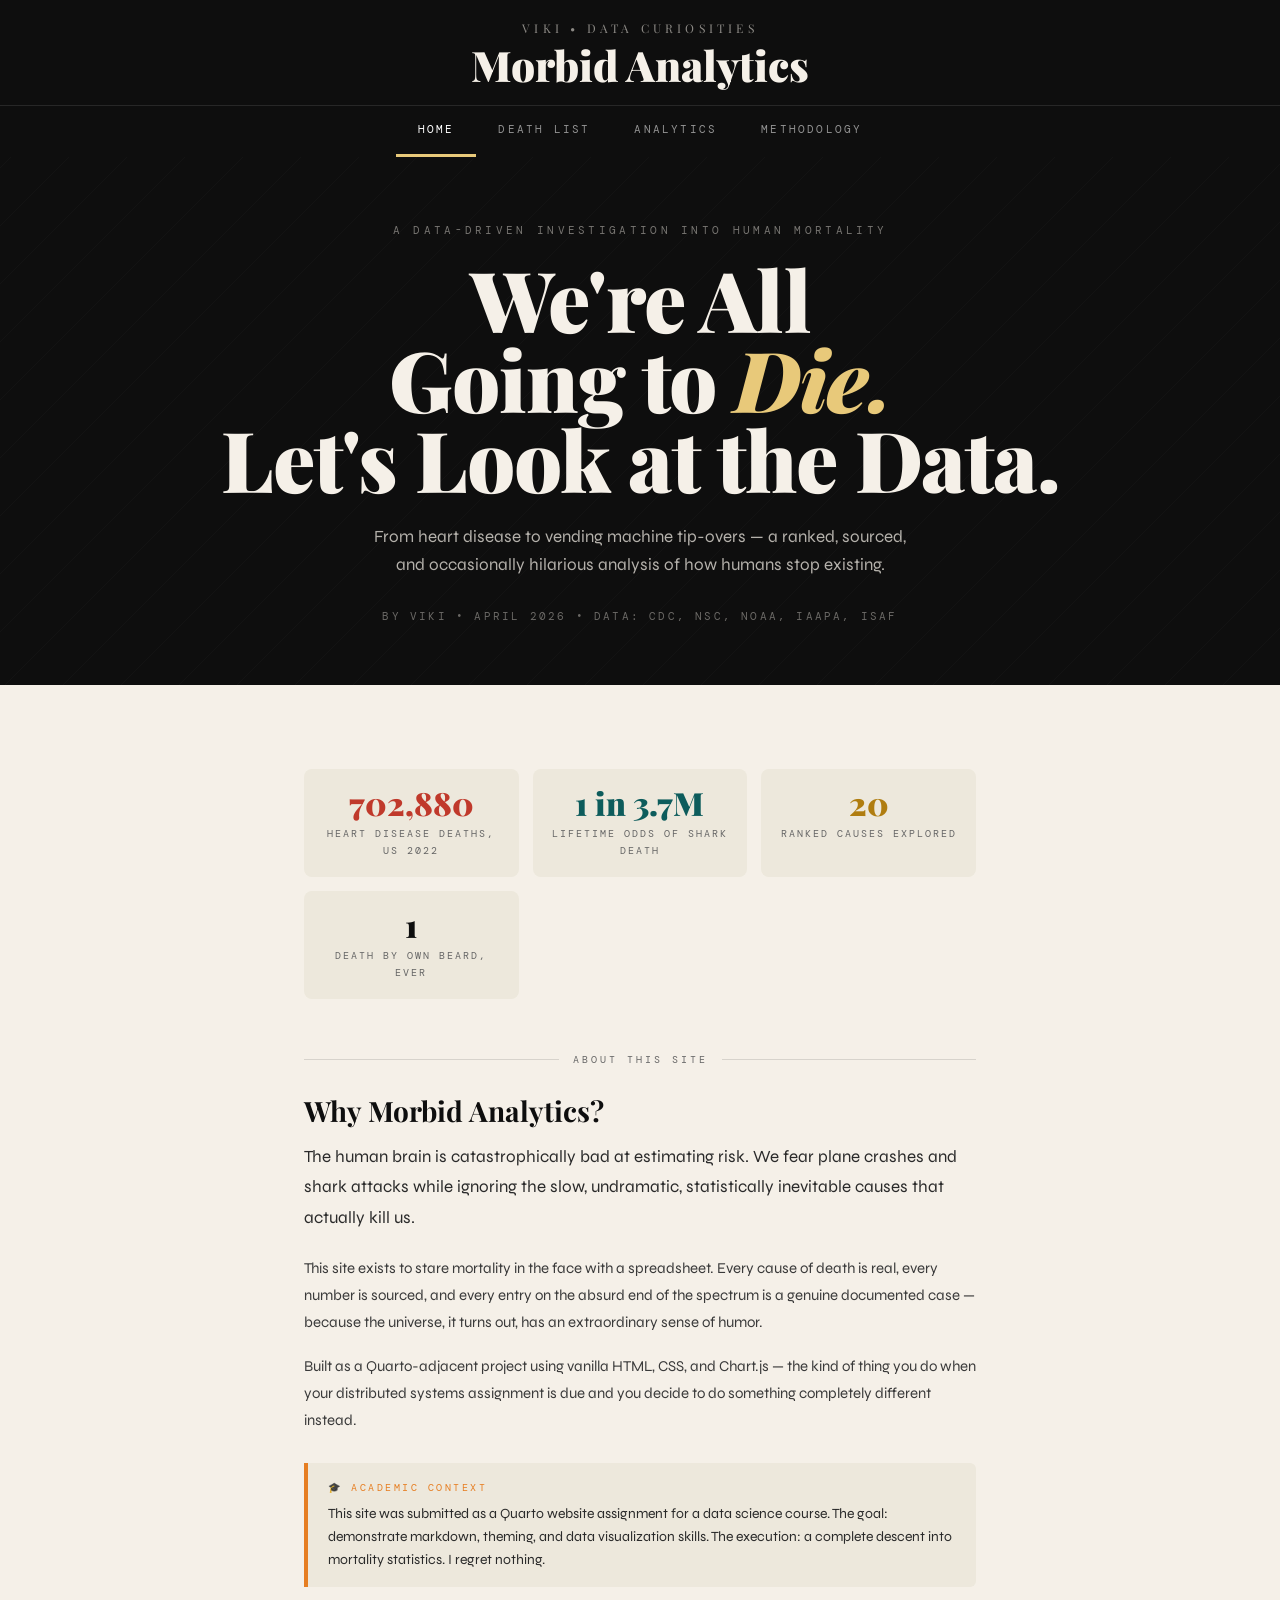
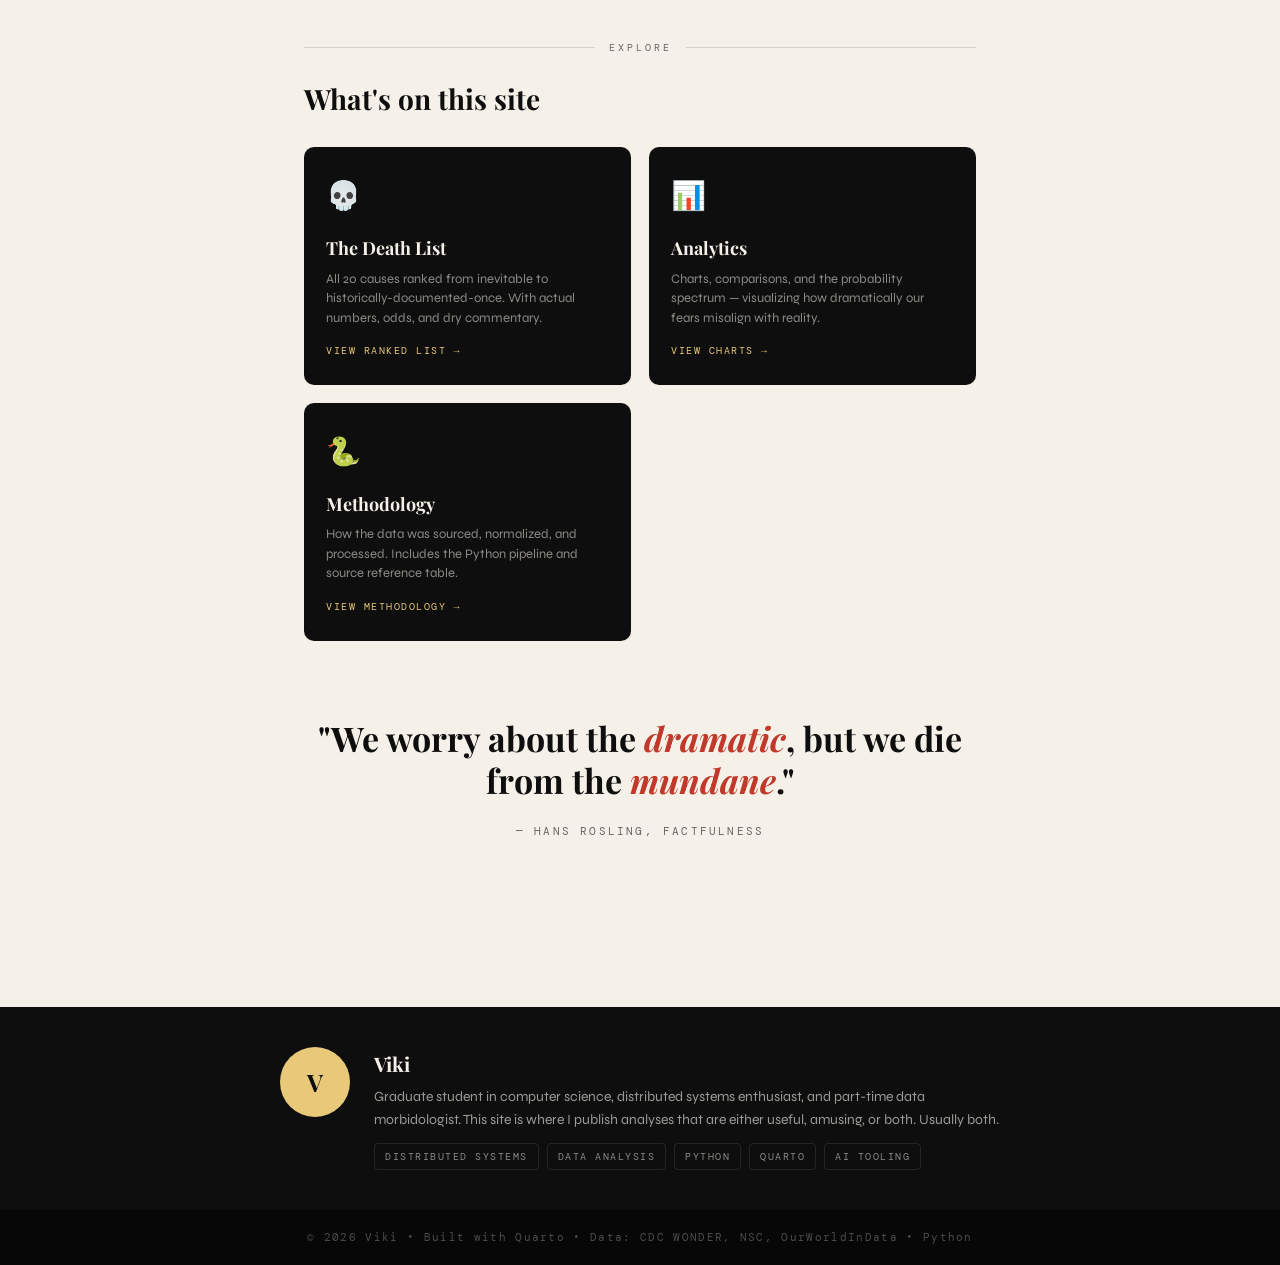
<file: index.html>
<!DOCTYPE html>
<html lang="en">
<head>
<meta charset="UTF-8">
<meta name="viewport" content="width=device-width, initial-scale=1.0">
<title>Morbid Analytics — Viki's Data Curiosities</title>
<link rel="stylesheet" href="css/style.css">
</head>
<body>

<header class="masthead">
  <div class="site-name">Viki &bull; Data Curiosities</div>
  <div class="site-title"><a href="index.html">Morbid Analytics</a></div>
  <nav class="main-nav">
    <a href="index.html" class="active">Home</a>
    <a href="deaths.html">Death List</a>
    <a href="analytics.html">Analytics</a>
    <a href="methodology.html">Methodology</a>
  </nav>
</header>

<section class="hero">
  <div class="hero-eyebrow">A data-driven investigation into human mortality</div>
  <h1>We're All<br>Going to <em>Die.</em><br>Let's Look at the Data.</h1>
  <p class="hero-sub">From heart disease to vending machine tip-overs — a ranked, sourced, and occasionally hilarious analysis of how humans stop existing.</p>
  <div class="hero-meta">By Viki &bull; April 2026 &bull; Data: CDC, NSC, NOAA, IAAPA, ISAF</div>
</section>

<div class="container">

  <div class="stat-grid">
    <div class="stat-card">
      <div class="stat-num red">702,880</div>
      <div class="stat-label">Heart disease deaths, US 2022</div>
    </div>
    <div class="stat-card">
      <div class="stat-num teal">1 in 3.7M</div>
      <div class="stat-label">Lifetime odds of shark death</div>
    </div>
    <div class="stat-card">
      <div class="stat-num amber">20</div>
      <div class="stat-label">Ranked causes explored</div>
    </div>
    <div class="stat-card">
      <div class="stat-num">1</div>
      <div class="stat-label">Death by own beard, ever</div>
    </div>
  </div>

  <div class="section-rule"><span class="section-label">About this site</span></div>
  <h2 class="section-head">Why Morbid Analytics?</h2>
  <p class="lead">The human brain is catastrophically bad at estimating risk. We fear plane crashes and shark attacks while ignoring the slow, undramatic, statistically inevitable causes that actually kill us.</p>
  <p class="body">This site exists to stare mortality in the face with a spreadsheet. Every cause of death is real, every number is sourced, and every entry on the absurd end of the spectrum is a genuine documented case — because the universe, it turns out, has an extraordinary sense of humor.</p>
  <p class="body">Built as a Quarto-adjacent project using vanilla HTML, CSS, and Chart.js — the kind of thing you do when your distributed systems assignment is due and you decide to do something completely different instead.</p>

  <div class="callout amber">
    <div class="callout-label">🎓 Academic context</div>
    <p>This site was submitted as a Quarto website assignment for a data science course. The goal: demonstrate markdown, theming, and data visualization skills. The execution: a complete descent into mortality statistics. I regret nothing.</p>
  </div>

  <div class="section-rule"><span class="section-label">Explore</span></div>
  <h2 class="section-head">What's on this site</h2>

  <div class="page-cards">
    <a href="deaths.html" class="page-card">
      <div class="page-card-icon">💀</div>
      <div class="page-card-title">The Death List</div>
      <div class="page-card-desc">All 20 causes ranked from inevitable to historically-documented-once. With actual numbers, odds, and dry commentary.</div>
      <span class="page-card-link">View ranked list →</span>
    </a>
    <a href="analytics.html" class="page-card">
      <div class="page-card-icon">📊</div>
      <div class="page-card-title">Analytics</div>
      <div class="page-card-desc">Charts, comparisons, and the probability spectrum — visualizing how dramatically our fears misalign with reality.</div>
      <span class="page-card-link">View charts →</span>
    </a>
    <a href="methodology.html" class="page-card">
      <div class="page-card-icon">🐍</div>
      <div class="page-card-title">Methodology</div>
      <div class="page-card-desc">How the data was sourced, normalized, and processed. Includes the Python pipeline and source reference table.</div>
      <span class="page-card-link">View methodology →</span>
    </a>
  </div>

  <div class="big-quote">
    <blockquote>"We worry about the <em>dramatic</em>, but we die from the <em>mundane</em>."</blockquote>
    <cite>— Hans Rosling, Factfulness</cite>
  </div>

</div>

<section class="about-strip">
  <div class="about-inner">
    <div class="avatar">V</div>
    <div>
      <div class="about-name">Viki</div>
      <p class="about-bio">Graduate student in computer science, distributed systems enthusiast, and part-time data morbidologist. This site is where I publish analyses that are either useful, amusing, or both. Usually both.</p>
      <div class="about-tags">
        <span class="tag">Distributed Systems</span>
        <span class="tag">Data Analysis</span>
        <span class="tag">Python</span>
        <span class="tag">Quarto</span>
        <span class="tag">AI Tooling</span>
      </div>
    </div>
  </div>
</section>

<footer>
  &copy; 2026 Viki &bull; Built with Quarto &bull; Data: CDC WONDER, NSC, OurWorldInData &bull; Python
</footer>

</body>
</html>
</file>
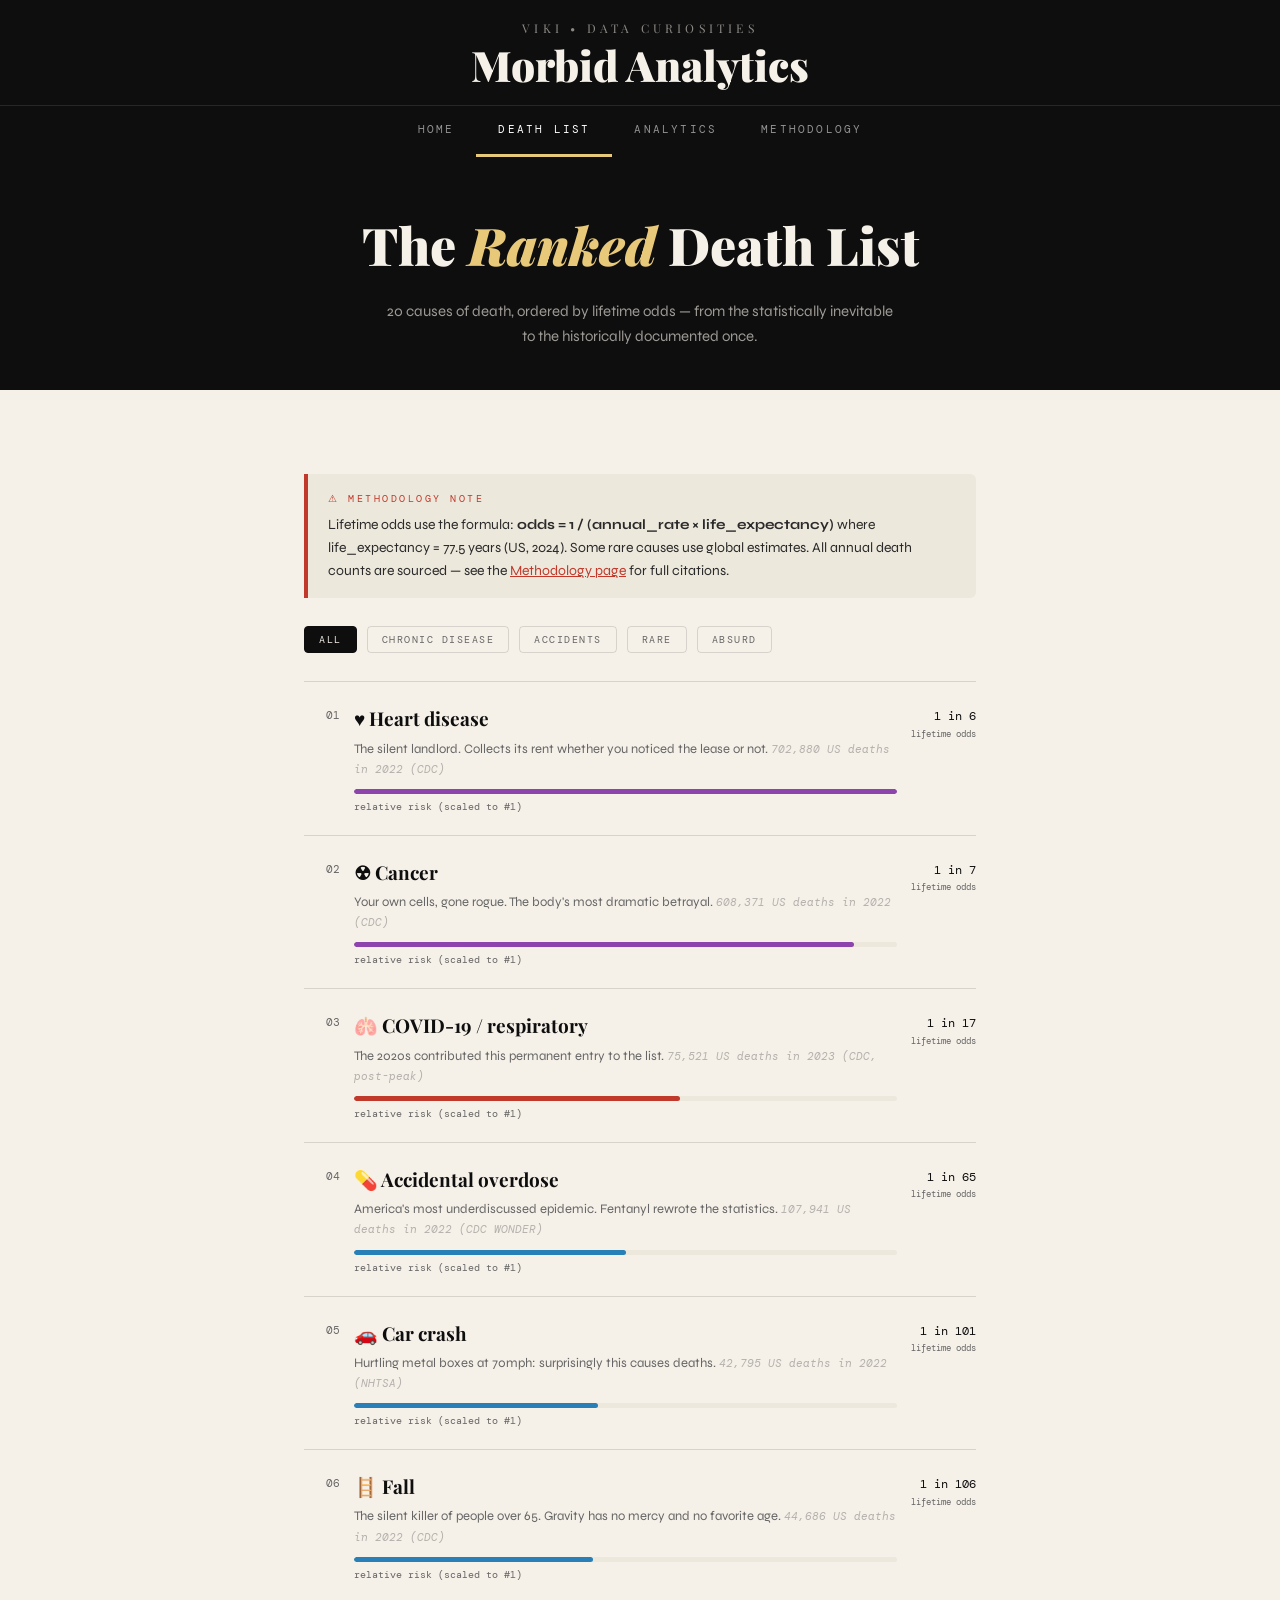
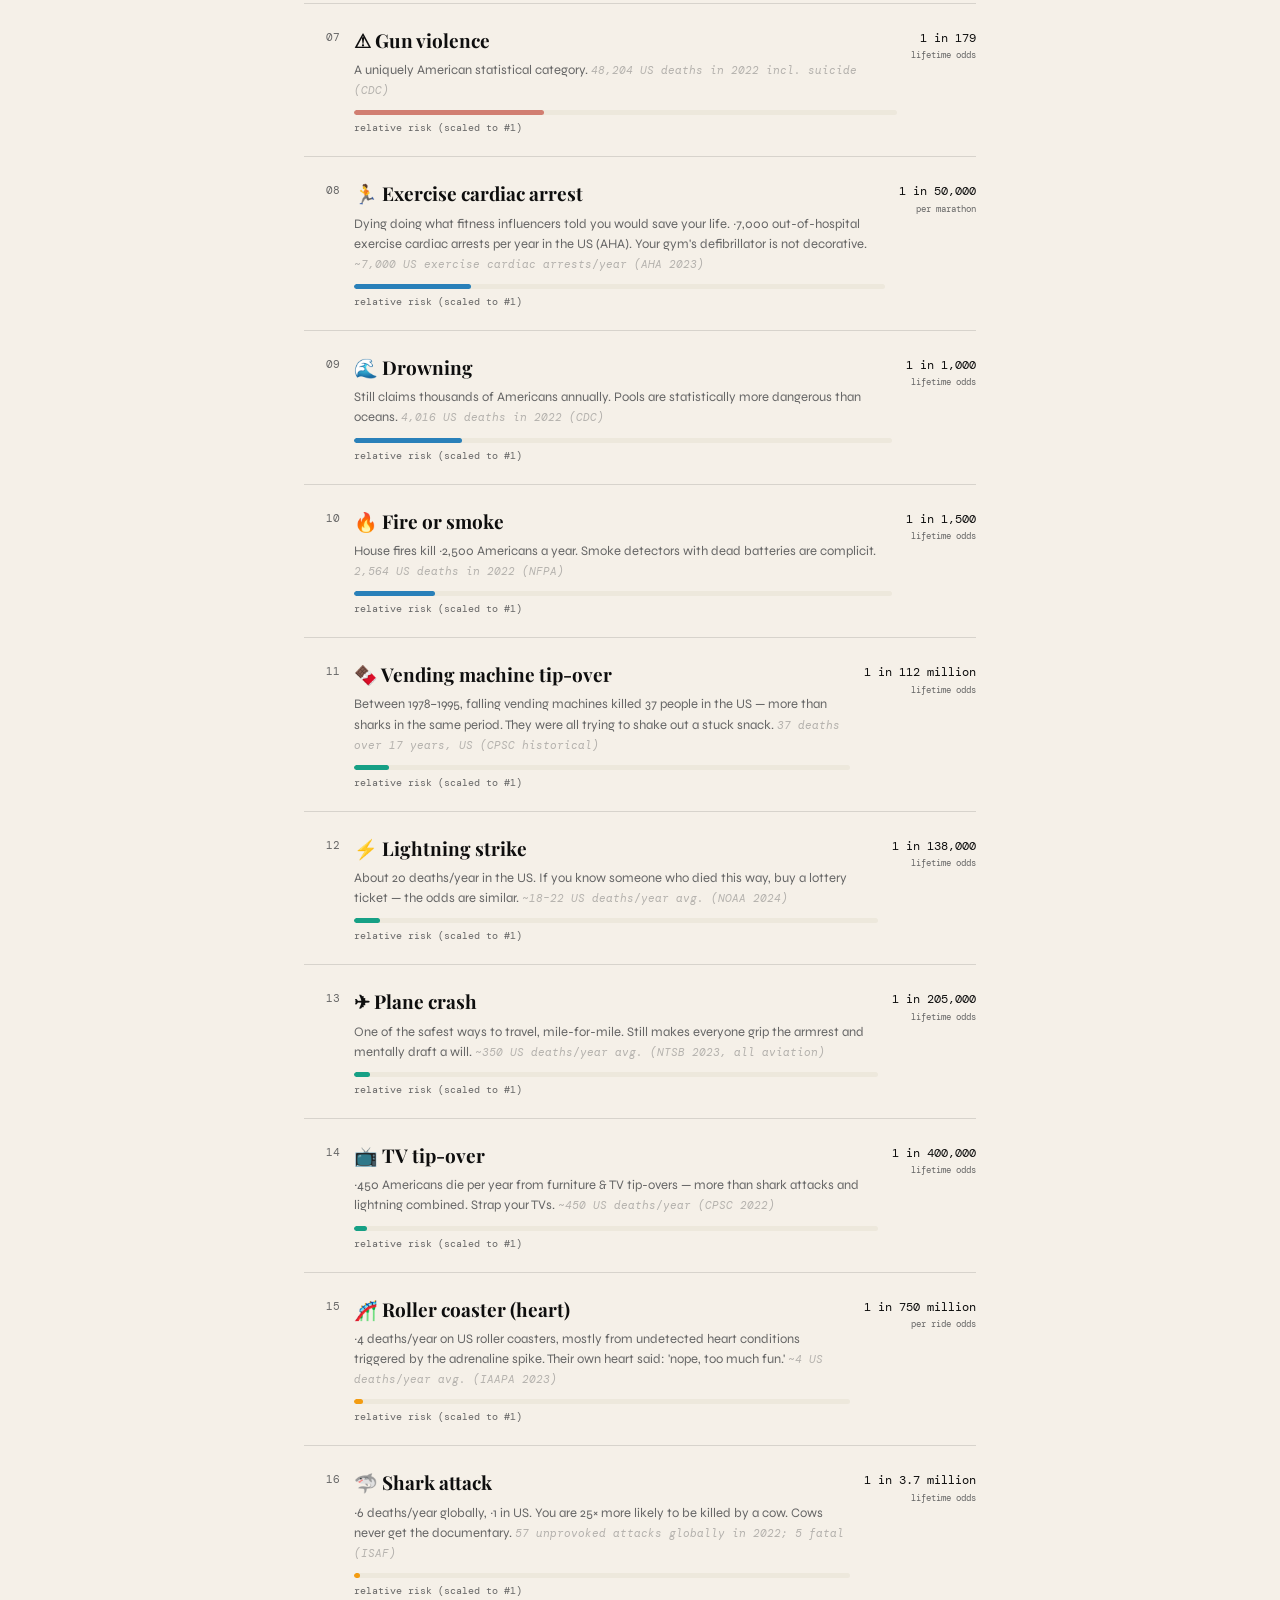
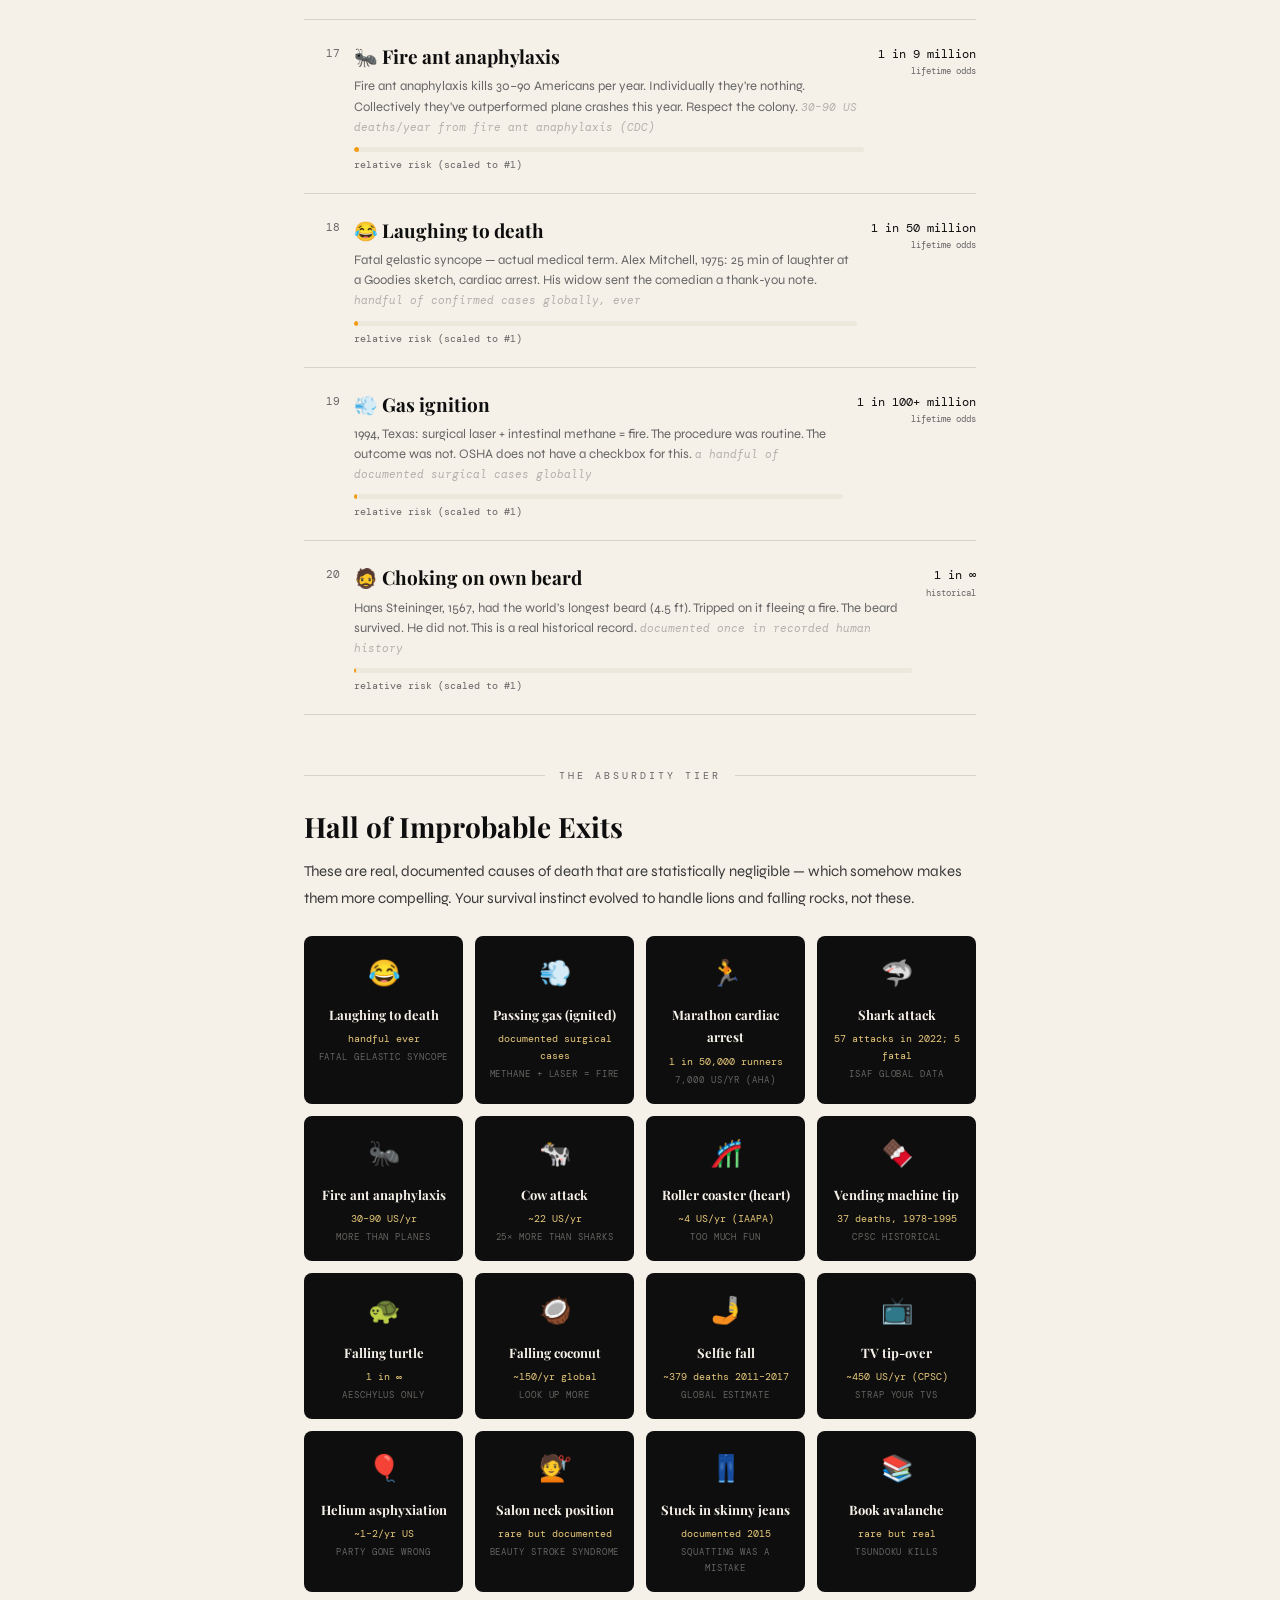
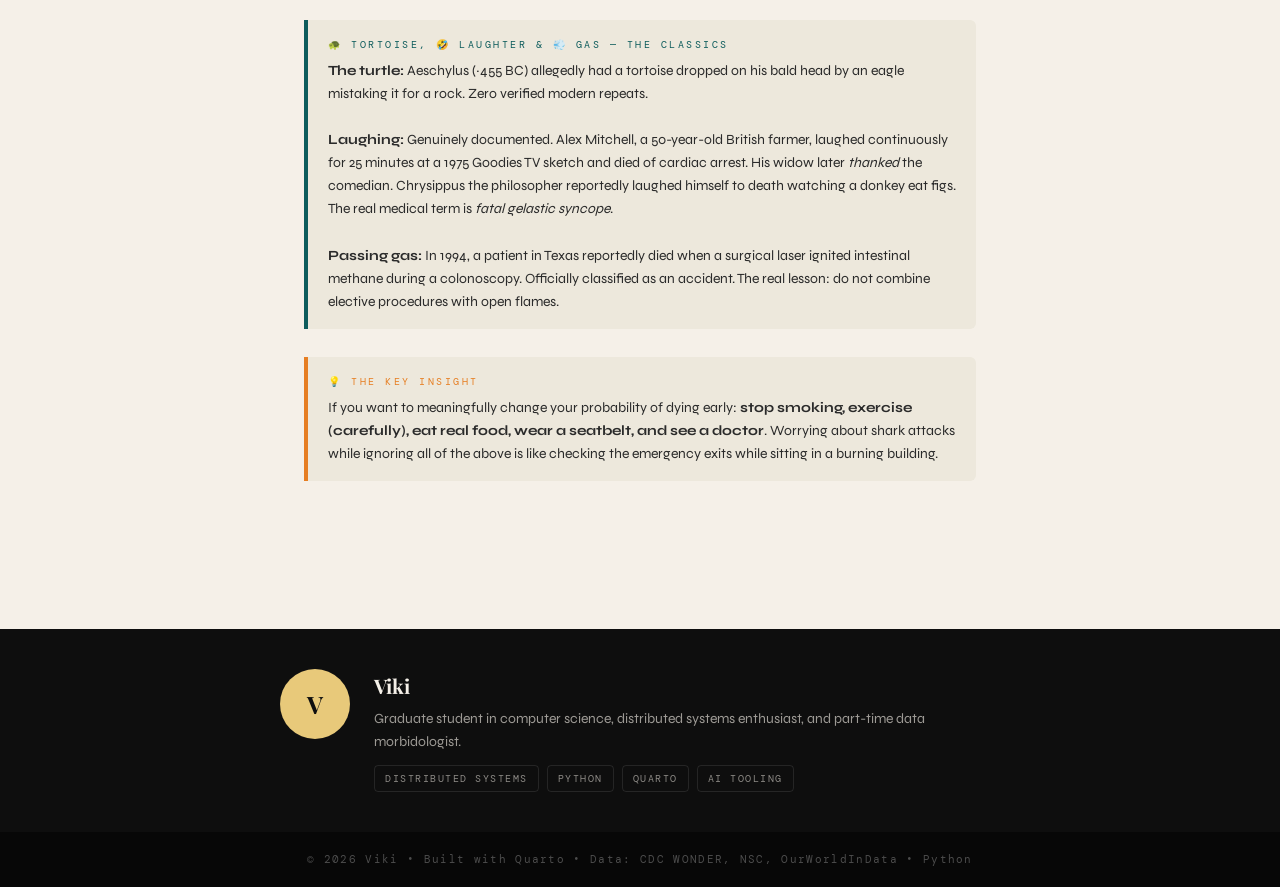
<file: deaths.html>
<!DOCTYPE html>
<html lang="en">
<head>
<meta charset="UTF-8">
<meta name="viewport" content="width=device-width, initial-scale=1.0">
<title>The Death List — Morbid Analytics</title>
<link rel="stylesheet" href="css/style.css">
</head>
<body>

<header class="masthead">
  <div class="site-name">Viki &bull; Data Curiosities</div>
  <div class="site-title"><a href="index.html">Morbid Analytics</a></div>
  <nav class="main-nav">
    <a href="index.html">Home</a>
    <a href="deaths.html" class="active">Death List</a>
    <a href="analytics.html">Analytics</a>
    <a href="methodology.html">Methodology</a>
  </nav>
</header>

<div class="page-header">
  <h1>The <em>Ranked</em> Death List</h1>
  <p>20 causes of death, ordered by lifetime odds — from the statistically inevitable to the historically documented once.</p>
</div>

<div class="container">

  <div class="callout red">
    <div class="callout-label">⚠ Methodology note</div>
    <p>Lifetime odds use the formula: <strong>odds = 1 / (annual_rate × life_expectancy)</strong> where life_expectancy = 77.5 years (US, 2024). Some rare causes use global estimates. All annual death counts are sourced — see the <a href="methodology.html" style="color:var(--red)">Methodology page</a> for full citations.</p>
  </div>

  <!-- FILTER CONTROLS -->
  <div style="display:flex; gap:10px; flex-wrap:wrap; margin: 24px 0 8px;">
    <button class="filter-btn active" data-cat="all">All</button>
    <button class="filter-btn" data-cat="cat-chronic">Chronic disease</button>
    <button class="filter-btn" data-cat="cat-accident">Accidents</button>
    <button class="filter-btn" data-cat="cat-rare">Rare</button>
    <button class="filter-btn" data-cat="cat-absurd">Absurd</button>
  </div>

  <style>
    .filter-btn {
      font-family: 'DM Mono', monospace;
      font-size: 10px;
      letter-spacing: 0.15em;
      text-transform: uppercase;
      border: 1px solid var(--rule);
      background: transparent;
      color: var(--muted);
      padding: 6px 14px;
      border-radius: 4px;
      cursor: pointer;
      transition: all 0.15s;
    }
    .filter-btn:hover { background: var(--cream2); color: var(--ink); }
    .filter-btn.active { background: var(--ink); color: var(--cream); border-color: var(--ink); }
    .death-item.hidden { display: none; }
  </style>

  <div class="death-list" id="death-list"></div>

  <div class="section-rule"><span class="section-label">The absurdity tier</span></div>
  <h2 class="section-head">Hall of Improbable Exits</h2>
  <p class="body">These are real, documented causes of death that are statistically negligible — which somehow makes them more compelling. Your survival instinct evolved to handle lions and falling rocks, not these.</p>

  <div class="absurd-grid" id="absurd-grid"></div>

  <div class="callout teal">
    <div class="callout-label">🐢 Tortoise, 🤣 laughter &amp; 💨 gas — the classics</div>
    <p><strong>The turtle:</strong> Aeschylus (~455 BC) allegedly had a tortoise dropped on his bald head by an eagle mistaking it for a rock. Zero verified modern repeats.<br><br>
    <strong>Laughing:</strong> Genuinely documented. Alex Mitchell, a 50-year-old British farmer, laughed continuously for 25 minutes at a 1975 Goodies TV sketch and died of cardiac arrest. His widow later <em>thanked</em> the comedian. Chrysippus the philosopher reportedly laughed himself to death watching a donkey eat figs. The real medical term is <em>fatal gelastic syncope</em>.<br><br>
    <strong>Passing gas:</strong> In 1994, a patient in Texas reportedly died when a surgical laser ignited intestinal methane during a colonoscopy. Officially classified as an accident. The real lesson: do not combine elective procedures with open flames.</p>
  </div>

  <div class="callout amber">
    <div class="callout-label">💡 The key insight</div>
    <p>If you want to meaningfully change your probability of dying early: <strong>stop smoking, exercise (carefully), eat real food, wear a seatbelt, and see a doctor</strong>. Worrying about shark attacks while ignoring all of the above is like checking the emergency exits while sitting in a burning building.</p>
  </div>

</div>

<section class="about-strip">
  <div class="about-inner">
    <div class="avatar">V</div>
    <div>
      <div class="about-name">Viki</div>
      <p class="about-bio">Graduate student in computer science, distributed systems enthusiast, and part-time data morbidologist.</p>
      <div class="about-tags">
        <span class="tag">Distributed Systems</span>
        <span class="tag">Python</span>
        <span class="tag">Quarto</span>
        <span class="tag">AI Tooling</span>
      </div>
    </div>
  </div>
</section>

<footer>
  &copy; 2026 Viki &bull; Built with Quarto &bull; Data: CDC WONDER, NSC, OurWorldInData &bull; Python
</footer>

<script src="js/data.js"></script>
<script>
// Render death list
const list = document.getElementById('death-list');
const descs = [
  "The silent landlord. Collects its rent whether you noticed the lease or not.",
  "Your own cells, gone rogue. The body's most dramatic betrayal.",
  "The 2020s contributed this permanent entry to the list.",
  "America's most underdiscussed epidemic. Fentanyl rewrote the statistics.",
  "Hurtling metal boxes at 70mph: surprisingly this causes deaths.",
  "The silent killer of people over 65. Gravity has no mercy and no favorite age.",
  "A uniquely American statistical category.",
  "Dying doing what fitness influencers told you would save your life. ~7,000 out-of-hospital exercise cardiac arrests per year in the US (AHA). Your gym's defibrillator is not decorative.",
  "Still claims thousands of Americans annually. Pools are statistically more dangerous than oceans.",
  "House fires kill ~2,500 Americans a year. Smoke detectors with dead batteries are complicit.",
  "Between 1978–1995, falling vending machines killed 37 people in the US — more than sharks in the same period. They were all trying to shake out a stuck snack.",
  "About 20 deaths/year in the US. If you know someone who died this way, buy a lottery ticket — the odds are similar.",
  "One of the safest ways to travel, mile-for-mile. Still makes everyone grip the armrest and mentally draft a will.",
  "~450 Americans die per year from furniture & TV tip-overs — more than shark attacks and lightning combined. Strap your TVs.",
  "~4 deaths/year on US roller coasters, mostly from undetected heart conditions triggered by the adrenaline spike. Their own heart said: 'nope, too much fun.'",
  "~6 deaths/year globally, ~1 in US. You are 25× more likely to be killed by a cow. Cows never get the documentary.",
  "Fire ant anaphylaxis kills 30–90 Americans per year. Individually they're nothing. Collectively they've outperformed plane crashes this year. Respect the colony.",
  "Fatal gelastic syncope — actual medical term. Alex Mitchell, 1975: 25 min of laughter at a Goodies sketch, cardiac arrest. His widow sent the comedian a thank-you note.",
  "1994, Texas: surgical laser + intestinal methane = fire. The procedure was routine. The outcome was not. OSHA does not have a checkbox for this.",
  "Hans Steininger, 1567, had the world's longest beard (4.5 ft). Tripped on it fleeing a fire. The beard survived. He did not. This is a real historical record."
];

DEATHS.forEach((d, i) => {
  const item = document.createElement('div');
  item.className = `death-item`;
  item.dataset.cat = d.cat;
  item.innerHTML = `
    <div class="death-rank">${d.rank}</div>
    <div class="death-body">
      <div class="death-name">${d.icon} ${d.name}</div>
      <div class="death-desc">${descs[i]} <em style="font-size:11px;font-family:'DM Mono',monospace;opacity:0.45;">${d.detail}</em></div>
      <div class="bar-wrap"><div class="bar-fill ${d.cat}" style="width:0%" data-w="${d.pct}%"></div></div>
      <div class="bar-label">relative risk (scaled to #1)</div>
    </div>
    <div class="death-odds">${d.odds}<small>${d.oddsLabel}</small></div>
  `;
  list.appendChild(item);
});

// Absurd grid
const grid = document.getElementById('absurd-grid');
ABSURD.forEach(a => {
  const card = document.createElement('div');
  card.className = 'absurd-card';
  card.innerHTML = `<div class="absurd-emoji">${a.emoji}</div><div class="absurd-cause">${a.cause}</div><div class="absurd-prob">${a.prob}</div><div class="absurd-tag">${a.tag}</div>`;
  grid.appendChild(card);
});

// Animate bars on scroll
const obs = new IntersectionObserver(entries => {
  entries.forEach(e => {
    if (e.isIntersecting) {
      document.querySelectorAll('.bar-fill').forEach(b => b.style.width = b.dataset.w);
      obs.disconnect();
    }
  });
}, { threshold: 0.1 });
obs.observe(list);

// Filter buttons
document.querySelectorAll('.filter-btn').forEach(btn => {
  btn.addEventListener('click', () => {
    document.querySelectorAll('.filter-btn').forEach(b => b.classList.remove('active'));
    btn.classList.add('active');
    const cat = btn.dataset.cat;
    document.querySelectorAll('.death-item').forEach(item => {
      if (cat === 'all' || item.dataset.cat === cat) {
        item.classList.remove('hidden');
      } else {
        item.classList.add('hidden');
      }
    });
  });
});
</script>
</body>
</html>
</file>
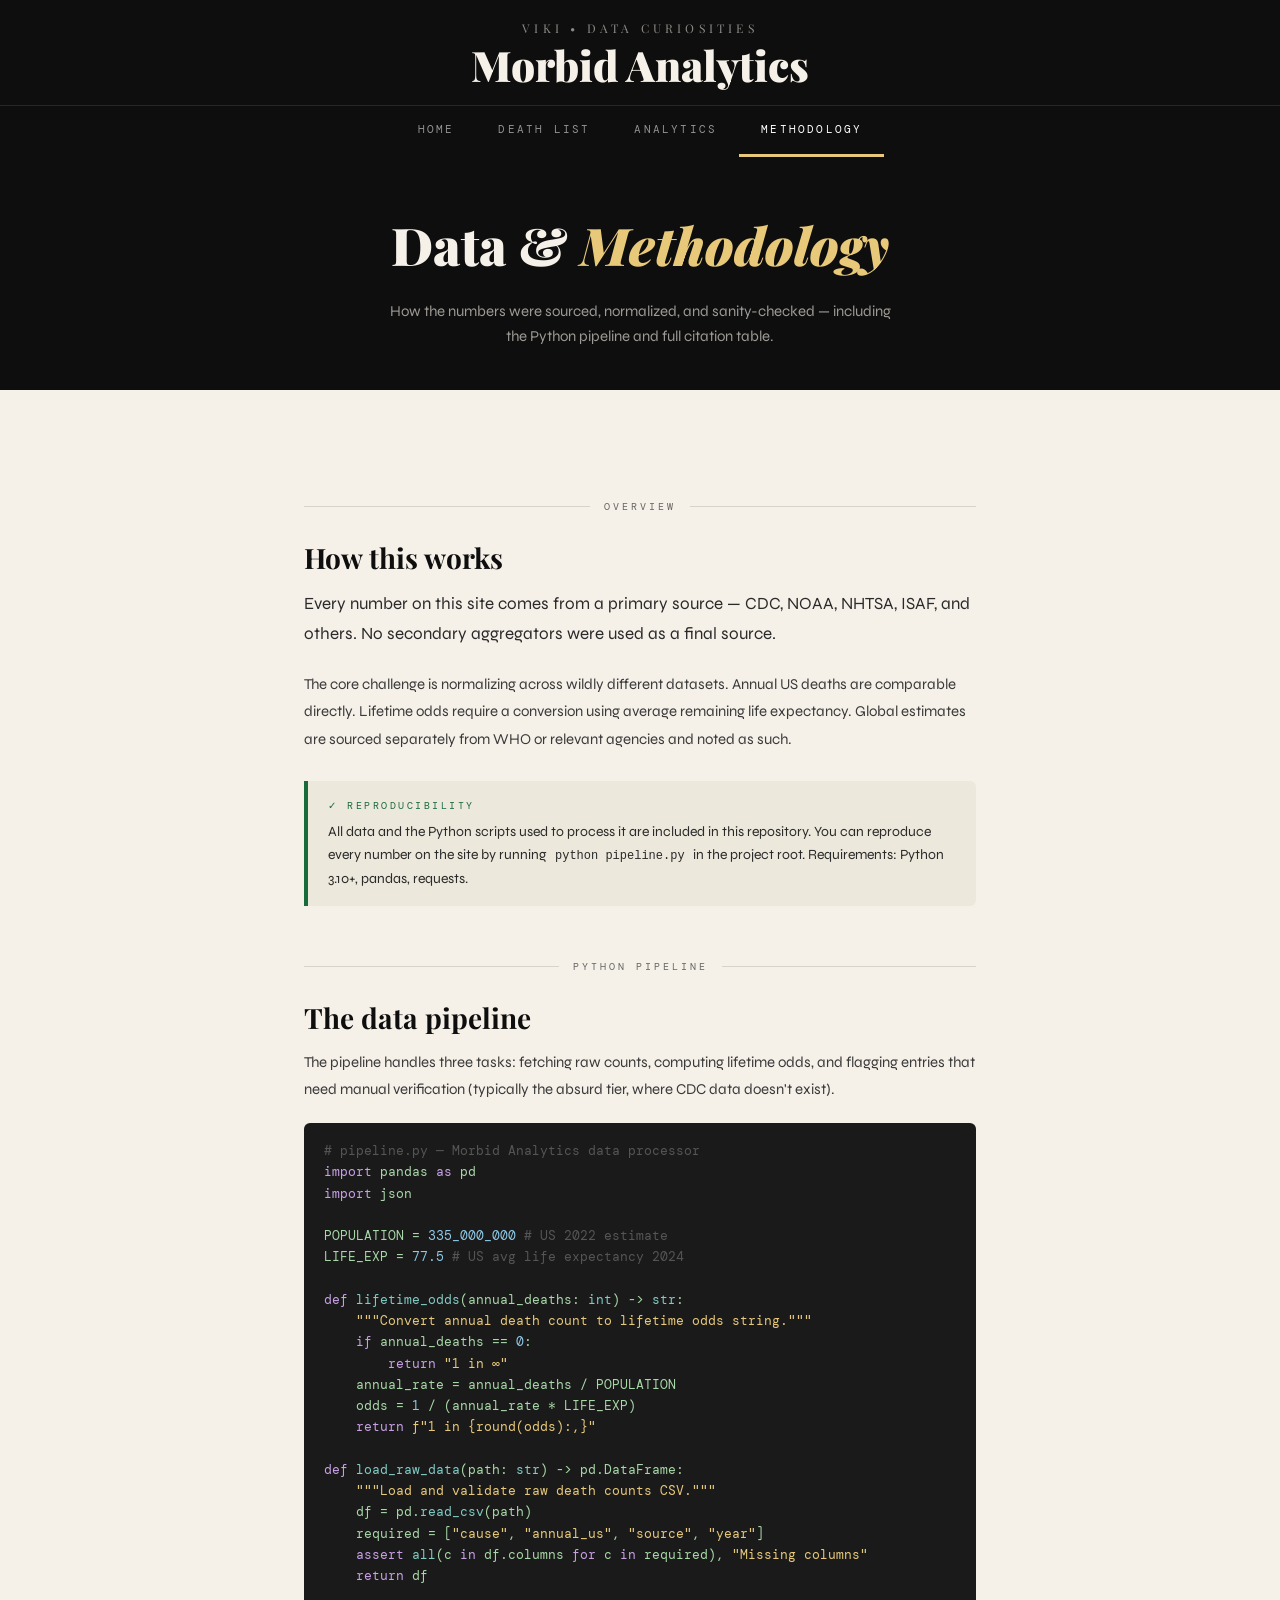
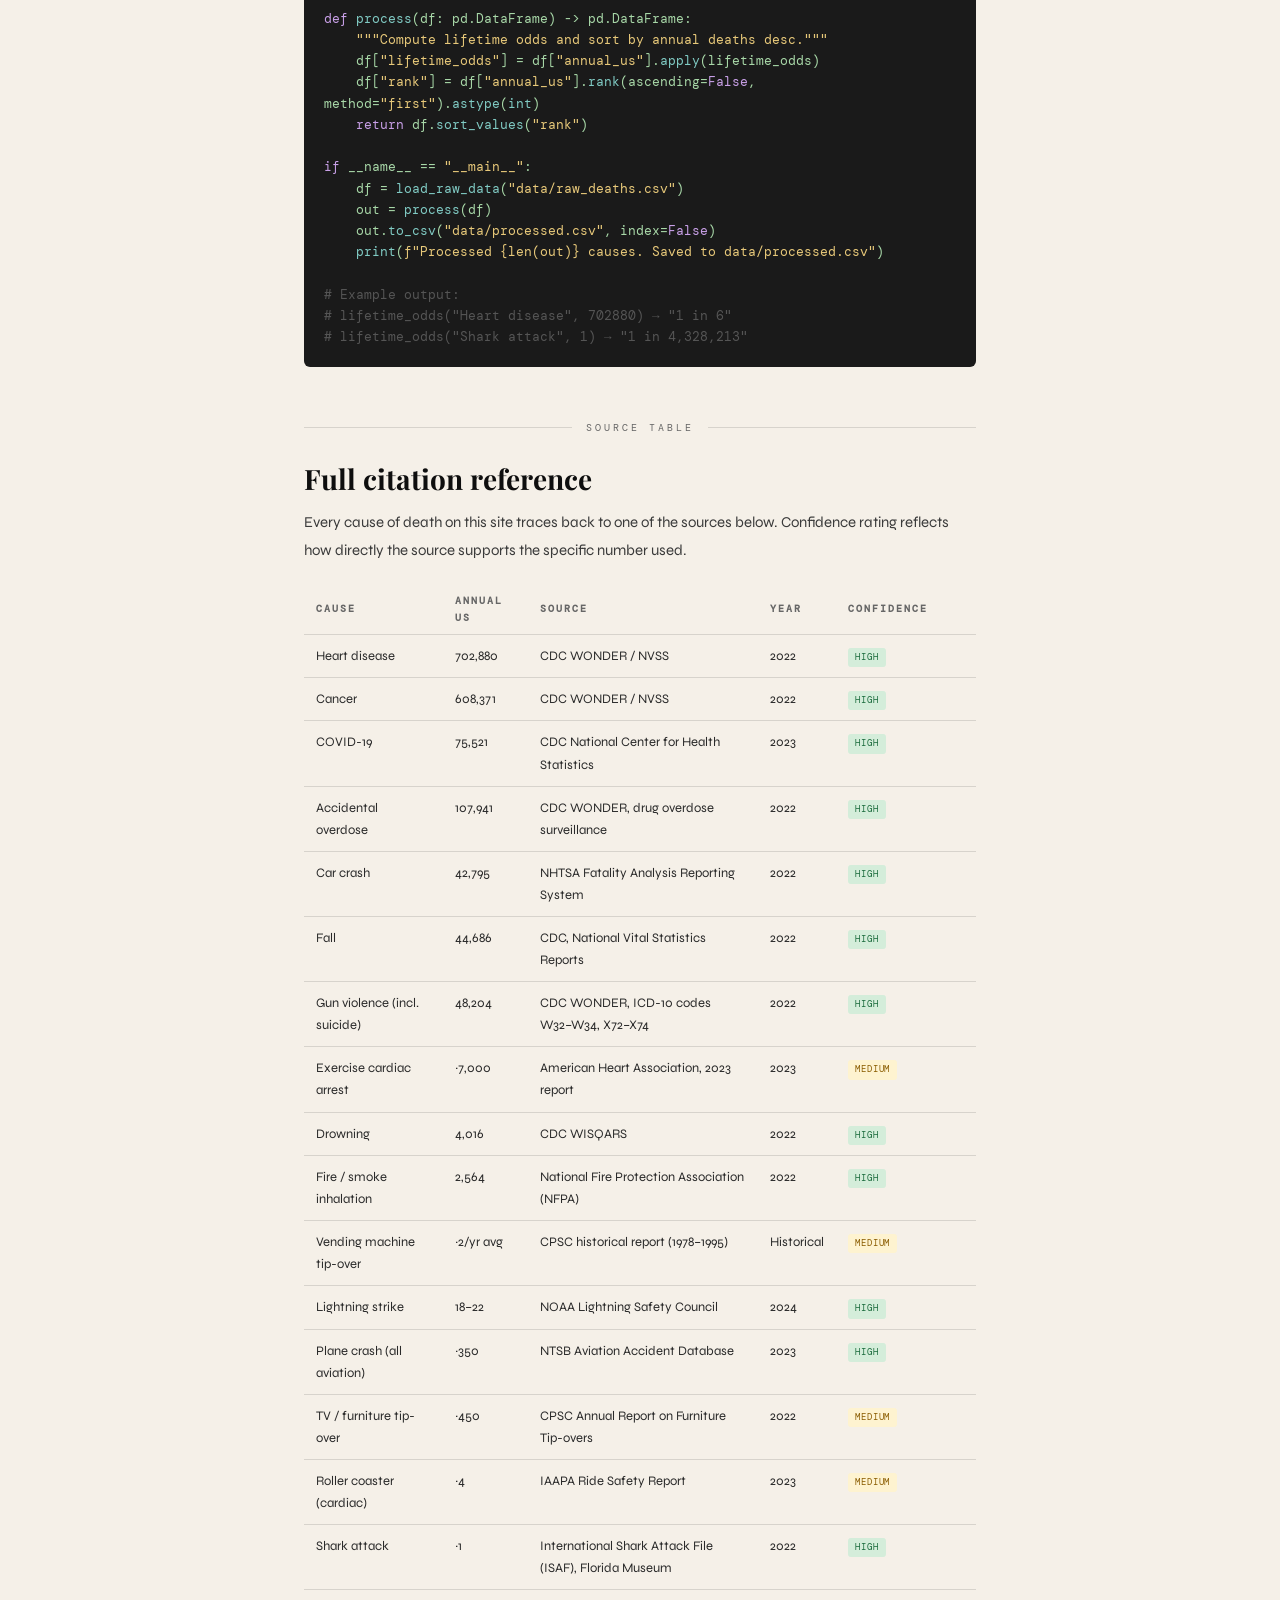
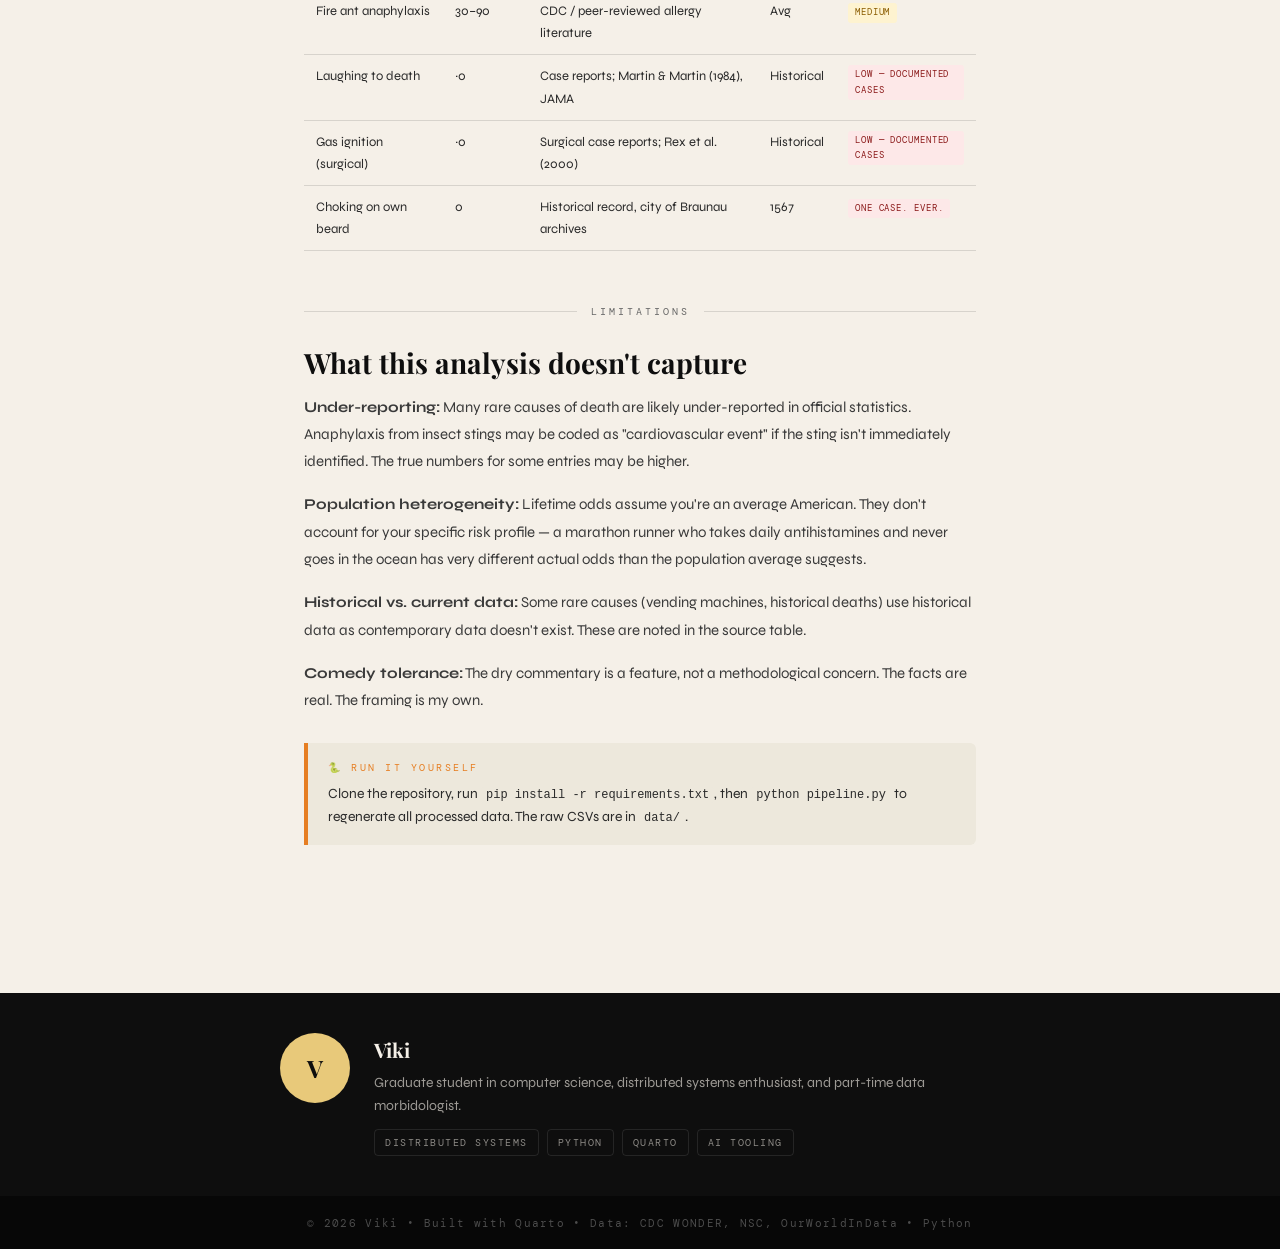
<file: methodology.html>
<!DOCTYPE html>
<html lang="en">
<head>
<meta charset="UTF-8">
<meta name="viewport" content="width=device-width, initial-scale=1.0">
<title>Methodology — Morbid Analytics</title>
<link rel="stylesheet" href="css/style.css">
</head>
<body>

<header class="masthead">
  <div class="site-name">Viki &bull; Data Curiosities</div>
  <div class="site-title"><a href="index.html">Morbid Analytics</a></div>
  <nav class="main-nav">
    <a href="index.html">Home</a>
    <a href="deaths.html">Death List</a>
    <a href="analytics.html">Analytics</a>
    <a href="methodology.html" class="active">Methodology</a>
  </nav>
</header>

<div class="page-header">
  <h1>Data &amp; <em>Methodology</em></h1>
  <p>How the numbers were sourced, normalized, and sanity-checked — including the Python pipeline and full citation table.</p>
</div>

<div class="container">

  <div class="section-rule"><span class="section-label">Overview</span></div>
  <h2 class="section-head">How this works</h2>
  <p class="lead">Every number on this site comes from a primary source — CDC, NOAA, NHTSA, ISAF, and others. No secondary aggregators were used as a final source.</p>
  <p class="body">The core challenge is normalizing across wildly different datasets. Annual US deaths are comparable directly. Lifetime odds require a conversion using average remaining life expectancy. Global estimates are sourced separately from WHO or relevant agencies and noted as such.</p>

  <div class="callout green">
    <div class="callout-label">✓ Reproducibility</div>
    <p>All data and the Python scripts used to process it are included in this repository. You can reproduce every number on the site by running <code style="background:var(--cream2);padding:1px 5px;border-radius:3px;font-size:12px;">python pipeline.py</code> in the project root. Requirements: Python 3.10+, pandas, requests.</p>
  </div>

  <div class="section-rule"><span class="section-label">Python pipeline</span></div>
  <h2 class="section-head">The data pipeline</h2>
  <p class="body">The pipeline handles three tasks: fetching raw counts, computing lifetime odds, and flagging entries that need manual verification (typically the absurd tier, where CDC data doesn't exist).</p>

  <div class="code-block">
<span class="comment"># pipeline.py — Morbid Analytics data processor</span>
<br><span class="keyword">import</span> pandas <span class="keyword">as</span> pd
<br><span class="keyword">import</span> json
<br>
<br>POPULATION   = <span class="num">335_000_000</span>   <span class="comment"># US 2022 estimate</span>
<br>LIFE_EXP     = <span class="num">77.5</span>           <span class="comment"># US avg life expectancy 2024</span>
<br>
<br><span class="keyword">def</span> <span class="fn">lifetime_odds</span>(annual_deaths: <span class="fn">int</span>) -> <span class="fn">str</span>:
<br>&nbsp;&nbsp;&nbsp;&nbsp;<span class="string">"""Convert annual death count to lifetime odds string."""</span>
<br>&nbsp;&nbsp;&nbsp;&nbsp;<span class="keyword">if</span> annual_deaths == <span class="num">0</span>:
<br>&nbsp;&nbsp;&nbsp;&nbsp;&nbsp;&nbsp;&nbsp;&nbsp;<span class="keyword">return</span> <span class="string">"1 in ∞"</span>
<br>&nbsp;&nbsp;&nbsp;&nbsp;annual_rate = annual_deaths / POPULATION
<br>&nbsp;&nbsp;&nbsp;&nbsp;odds = <span class="num">1</span> / (annual_rate * LIFE_EXP)
<br>&nbsp;&nbsp;&nbsp;&nbsp;<span class="keyword">return</span> <span class="string">f"1 in {round(odds):,}"</span>
<br>
<br><span class="keyword">def</span> <span class="fn">load_raw_data</span>(path: <span class="fn">str</span>) -> pd.DataFrame:
<br>&nbsp;&nbsp;&nbsp;&nbsp;<span class="string">"""Load and validate raw death counts CSV."""</span>
<br>&nbsp;&nbsp;&nbsp;&nbsp;df = pd.<span class="fn">read_csv</span>(path)
<br>&nbsp;&nbsp;&nbsp;&nbsp;required = [<span class="string">"cause"</span>, <span class="string">"annual_us"</span>, <span class="string">"source"</span>, <span class="string">"year"</span>]
<br>&nbsp;&nbsp;&nbsp;&nbsp;<span class="keyword">assert</span> <span class="fn">all</span>(c <span class="keyword">in</span> df.columns <span class="keyword">for</span> c <span class="keyword">in</span> required), <span class="string">"Missing columns"</span>
<br>&nbsp;&nbsp;&nbsp;&nbsp;<span class="keyword">return</span> df
<br>
<br><span class="keyword">def</span> <span class="fn">process</span>(df: pd.DataFrame) -> pd.DataFrame:
<br>&nbsp;&nbsp;&nbsp;&nbsp;<span class="string">"""Compute lifetime odds and sort by annual deaths desc."""</span>
<br>&nbsp;&nbsp;&nbsp;&nbsp;df[<span class="string">"lifetime_odds"</span>] = df[<span class="string">"annual_us"</span>].<span class="fn">apply</span>(lifetime_odds)
<br>&nbsp;&nbsp;&nbsp;&nbsp;df[<span class="string">"rank"</span>] = df[<span class="string">"annual_us"</span>].<span class="fn">rank</span>(ascending=<span class="keyword">False</span>, method=<span class="string">"first"</span>).<span class="fn">astype</span>(<span class="fn">int</span>)
<br>&nbsp;&nbsp;&nbsp;&nbsp;<span class="keyword">return</span> df.<span class="fn">sort_values</span>(<span class="string">"rank"</span>)
<br>
<br><span class="keyword">if</span> __name__ == <span class="string">"__main__"</span>:
<br>&nbsp;&nbsp;&nbsp;&nbsp;df = <span class="fn">load_raw_data</span>(<span class="string">"data/raw_deaths.csv"</span>)
<br>&nbsp;&nbsp;&nbsp;&nbsp;out = <span class="fn">process</span>(df)
<br>&nbsp;&nbsp;&nbsp;&nbsp;out.<span class="fn">to_csv</span>(<span class="string">"data/processed.csv"</span>, index=<span class="keyword">False</span>)
<br>&nbsp;&nbsp;&nbsp;&nbsp;<span class="fn">print</span>(<span class="string">f"Processed {len(out)} causes. Saved to data/processed.csv"</span>)
<br>
<br><span class="comment"># Example output:</span>
<br><span class="comment"># lifetime_odds("Heart disease", 702880) → "1 in 6"</span>
<br><span class="comment"># lifetime_odds("Shark attack",  1)      → "1 in 4,328,213"</span>
  </div>

  <div class="section-rule"><span class="section-label">Source table</span></div>
  <h2 class="section-head">Full citation reference</h2>
  <p class="body">Every cause of death on this site traces back to one of the sources below. Confidence rating reflects how directly the source supports the specific number used.</p>

  <table class="data-table">
    <thead>
      <tr>
        <th>Cause</th>
        <th>Annual US</th>
        <th>Source</th>
        <th>Year</th>
        <th>Confidence</th>
      </tr>
    </thead>
    <tbody>
      <tr><td>Heart disease</td><td>702,880</td><td>CDC WONDER / NVSS</td><td>2022</td><td><span class="badge green">High</span></td></tr>
      <tr><td>Cancer</td><td>608,371</td><td>CDC WONDER / NVSS</td><td>2022</td><td><span class="badge green">High</span></td></tr>
      <tr><td>COVID-19</td><td>75,521</td><td>CDC National Center for Health Statistics</td><td>2023</td><td><span class="badge green">High</span></td></tr>
      <tr><td>Accidental overdose</td><td>107,941</td><td>CDC WONDER, drug overdose surveillance</td><td>2022</td><td><span class="badge green">High</span></td></tr>
      <tr><td>Car crash</td><td>42,795</td><td>NHTSA Fatality Analysis Reporting System</td><td>2022</td><td><span class="badge green">High</span></td></tr>
      <tr><td>Fall</td><td>44,686</td><td>CDC, National Vital Statistics Reports</td><td>2022</td><td><span class="badge green">High</span></td></tr>
      <tr><td>Gun violence (incl. suicide)</td><td>48,204</td><td>CDC WONDER, ICD-10 codes W32–W34, X72–X74</td><td>2022</td><td><span class="badge green">High</span></td></tr>
      <tr><td>Exercise cardiac arrest</td><td>~7,000</td><td>American Heart Association, 2023 report</td><td>2023</td><td><span class="badge amber">Medium</span></td></tr>
      <tr><td>Drowning</td><td>4,016</td><td>CDC WISQARS</td><td>2022</td><td><span class="badge green">High</span></td></tr>
      <tr><td>Fire / smoke inhalation</td><td>2,564</td><td>National Fire Protection Association (NFPA)</td><td>2022</td><td><span class="badge green">High</span></td></tr>
      <tr><td>Vending machine tip-over</td><td>~2/yr avg</td><td>CPSC historical report (1978–1995)</td><td>Historical</td><td><span class="badge amber">Medium</span></td></tr>
      <tr><td>Lightning strike</td><td>18–22</td><td>NOAA Lightning Safety Council</td><td>2024</td><td><span class="badge green">High</span></td></tr>
      <tr><td>Plane crash (all aviation)</td><td>~350</td><td>NTSB Aviation Accident Database</td><td>2023</td><td><span class="badge green">High</span></td></tr>
      <tr><td>TV / furniture tip-over</td><td>~450</td><td>CPSC Annual Report on Furniture Tip-overs</td><td>2022</td><td><span class="badge amber">Medium</span></td></tr>
      <tr><td>Roller coaster (cardiac)</td><td>~4</td><td>IAAPA Ride Safety Report</td><td>2023</td><td><span class="badge amber">Medium</span></td></tr>
      <tr><td>Shark attack</td><td>~1</td><td>International Shark Attack File (ISAF), Florida Museum</td><td>2022</td><td><span class="badge green">High</span></td></tr>
      <tr><td>Fire ant anaphylaxis</td><td>30–90</td><td>CDC / peer-reviewed allergy literature</td><td>Avg</td><td><span class="badge amber">Medium</span></td></tr>
      <tr><td>Laughing to death</td><td>~0</td><td>Case reports; Martin & Martin (1984), JAMA</td><td>Historical</td><td><span class="badge red">Low — documented cases</span></td></tr>
      <tr><td>Gas ignition (surgical)</td><td>~0</td><td>Surgical case reports; Rex et al. (2000)</td><td>Historical</td><td><span class="badge red">Low — documented cases</span></td></tr>
      <tr><td>Choking on own beard</td><td>0</td><td>Historical record, city of Braunau archives</td><td>1567</td><td><span class="badge red">One case. Ever.</span></td></tr>
    </tbody>
  </table>

  <div class="section-rule"><span class="section-label">Limitations</span></div>
  <h2 class="section-head">What this analysis doesn't capture</h2>

  <p class="body"><strong>Under-reporting:</strong> Many rare causes of death are likely under-reported in official statistics. Anaphylaxis from insect stings may be coded as "cardiovascular event" if the sting isn't immediately identified. The true numbers for some entries may be higher.</p>

  <p class="body"><strong>Population heterogeneity:</strong> Lifetime odds assume you're an average American. They don't account for your specific risk profile — a marathon runner who takes daily antihistamines and never goes in the ocean has very different actual odds than the population average suggests.</p>

  <p class="body"><strong>Historical vs. current data:</strong> Some rare causes (vending machines, historical deaths) use historical data as contemporary data doesn't exist. These are noted in the source table.</p>

  <p class="body"><strong>Comedy tolerance:</strong> The dry commentary is a feature, not a methodological concern. The facts are real. The framing is my own.</p>

  <div class="callout amber">
    <div class="callout-label">🐍 Run it yourself</div>
    <p>Clone the repository, run <code style="background:var(--cream2);padding:1px 5px;border-radius:3px;font-size:12px;">pip install -r requirements.txt</code>, then <code style="background:var(--cream2);padding:1px 5px;border-radius:3px;font-size:12px;">python pipeline.py</code> to regenerate all processed data. The raw CSVs are in <code style="background:var(--cream2);padding:1px 5px;border-radius:3px;font-size:12px;">data/</code>.</p>
  </div>

</div>

<section class="about-strip">
  <div class="about-inner">
    <div class="avatar">V</div>
    <div>
      <div class="about-name">Viki</div>
      <p class="about-bio">Graduate student in computer science, distributed systems enthusiast, and part-time data morbidologist.</p>
      <div class="about-tags">
        <span class="tag">Distributed Systems</span>
        <span class="tag">Python</span>
        <span class="tag">Quarto</span>
        <span class="tag">AI Tooling</span>
      </div>
    </div>
  </div>
</section>

<footer>
  &copy; 2026 Viki &bull; Built with Quarto &bull; Data: CDC WONDER, NSC, OurWorldInData &bull; Python
</footer>

</body>
</html>
</file>
<file: css/style.css>
@import url('https://fonts.googleapis.com/css2?family=Playfair+Display:ital,wght@0,700;0,900;1,700&family=DM+Mono:wght@300;400&family=Syne:wght@400;700;800&display=swap');

:root {
  --ink: #0e0e0e;
  --ink2: #2a2a2a;
  --muted: #666;
  --cream: #f5f0e8;
  --cream2: #ede8dc;
  --red: #c0392b;
  --orange: #d35400;
  --amber: #e67e22;
  --green: #1a6b3c;
  --teal: #0d5c5c;
  --blue: #1a3a6b;
  --rule: rgba(0,0,0,0.12);
  --col: 720px;
  --nav-h: 52px;
}

* { box-sizing: border-box; margin: 0; padding: 0; }

body {
  background: var(--cream);
  color: var(--ink);
  font-family: 'Syne', sans-serif;
  font-size: 16px;
  line-height: 1.7;
}

/* ─── MASTHEAD ─── */
.masthead {
  background: var(--ink);
  color: var(--cream);
  padding: 18px 0 0;
  text-align: center;
}
.site-name {
  font-family: 'Playfair Display', serif;
  font-size: 12px;
  letter-spacing: 0.35em;
  text-transform: uppercase;
  opacity: 0.55;
  margin-bottom: 4px;
}
.site-title {
  font-family: 'Playfair Display', serif;
  font-size: clamp(24px, 5vw, 42px);
  font-weight: 900;
  line-height: 1.1;
  margin-bottom: 16px;
}
.site-title a { color: inherit; text-decoration: none; }

nav.main-nav {
  display: flex;
  justify-content: center;
  gap: 0;
  border-top: 1px solid rgba(255,255,255,0.1);
  height: var(--nav-h);
  overflow-x: auto;
}
nav.main-nav a {
  color: rgba(255,255,255,0.55);
  text-decoration: none;
  font-family: 'DM Mono', monospace;
  font-size: 11px;
  letter-spacing: 0.2em;
  text-transform: uppercase;
  padding: 0 22px;
  display: flex;
  align-items: center;
  border-bottom: 3px solid transparent;
  transition: color 0.15s, border-color 0.15s;
  white-space: nowrap;
}
nav.main-nav a:hover { color: rgba(255,255,255,0.85); }
nav.main-nav a.active {
  color: #fff;
  border-bottom-color: #e8c97a;
}

/* ─── HERO ─── */
.hero {
  background: var(--ink);
  color: var(--cream);
  padding: 64px 24px 60px;
  text-align: center;
  position: relative;
  overflow: hidden;
}
.hero::before {
  content: '';
  position: absolute;
  inset: 0;
  background: repeating-linear-gradient(
    -45deg, transparent, transparent 40px,
    rgba(255,255,255,0.018) 40px, rgba(255,255,255,0.018) 41px
  );
  pointer-events: none;
}
.hero-eyebrow {
  font-family: 'DM Mono', monospace;
  font-size: 11px;
  letter-spacing: 0.3em;
  text-transform: uppercase;
  opacity: 0.45;
  margin-bottom: 20px;
}
.hero h1 {
  font-family: 'Playfair Display', serif;
  font-size: clamp(40px, 9vw, 84px);
  font-weight: 900;
  line-height: 0.95;
  letter-spacing: -1px;
  margin-bottom: 24px;
  position: relative;
}
.hero h1 em { font-style: italic; color: #e8c97a; }
.hero-sub {
  font-size: 17px;
  max-width: 540px;
  margin: 0 auto 28px;
  opacity: 0.72;
  line-height: 1.65;
}
.hero-meta {
  font-family: 'DM Mono', monospace;
  font-size: 11px;
  letter-spacing: 0.2em;
  opacity: 0.4;
  text-transform: uppercase;
}

/* ─── LAYOUT ─── */
.container {
  max-width: var(--col);
  margin: 0 auto;
  padding: 56px 24px;
}
.container-wide {
  max-width: 960px;
  margin: 0 auto;
  padding: 56px 24px;
}

/* ─── SECTION RULES ─── */
.section-rule {
  display: flex;
  align-items: center;
  gap: 14px;
  margin: 52px 0 26px;
}
.section-rule::before, .section-rule::after {
  content: ''; flex: 1; height: 1px; background: var(--rule);
}
.section-label {
  font-family: 'DM Mono', monospace;
  font-size: 10px;
  letter-spacing: 0.3em;
  text-transform: uppercase;
  color: var(--muted);
  white-space: nowrap;
}
h2.section-head {
  font-family: 'Playfair Display', serif;
  font-size: 28px;
  font-weight: 700;
  line-height: 1.2;
  margin-bottom: 14px;
}
p.lead {
  font-size: 17px;
  color: var(--ink2);
  line-height: 1.78;
  margin-bottom: 22px;
}
p.body {
  font-size: 15px;
  color: #3a3a3a;
  line-height: 1.82;
  margin-bottom: 16px;
}

/* ─── CALLOUTS ─── */
.callout {
  border-left: 4px solid;
  padding: 16px 20px;
  margin: 28px 0;
  background: var(--cream2);
  border-radius: 0 6px 6px 0;
}
.callout.red   { border-color: var(--red); }
.callout.teal  { border-color: var(--teal); }
.callout.amber { border-color: var(--amber); }
.callout.green { border-color: var(--green); }
.callout-label {
  font-family: 'DM Mono', monospace;
  font-size: 10px;
  letter-spacing: 0.25em;
  text-transform: uppercase;
  margin-bottom: 6px;
}
.callout.red   .callout-label { color: var(--red); }
.callout.teal  .callout-label { color: var(--teal); }
.callout.amber .callout-label { color: var(--amber); }
.callout.green .callout-label { color: var(--green); }
.callout p { font-size: 14px; line-height: 1.65; color: var(--ink2); }

/* ─── CODE BLOCKS ─── */
.code-block {
  background: #1a1a1a;
  color: #a8d8a8;
  font-family: 'DM Mono', monospace;
  font-size: 12.5px;
  padding: 18px 20px;
  border-radius: 6px;
  margin: 20px 0;
  overflow-x: auto;
  line-height: 1.7;
}
.code-block .comment { color: #555; }
.code-block .string  { color: #e8c97a; }
.code-block .keyword { color: #c9a0e8; }
.code-block .num     { color: #8ec9e8; }
.code-block .fn      { color: #80cbc4; }

/* ─── DEATH LIST ─── */
.death-list { margin-top: 28px; }
.death-item {
  display: grid;
  grid-template-columns: 36px 1fr auto;
  align-items: start;
  gap: 0 14px;
  padding: 20px 0;
  border-top: 0.5px solid var(--rule);
}
.death-item:last-child { border-bottom: 0.5px solid var(--rule); }
.death-rank {
  font-family: 'DM Mono', monospace;
  font-size: 11px;
  color: var(--muted);
  padding-top: 4px;
  text-align: right;
}
.death-name {
  font-family: 'Playfair Display', serif;
  font-size: 19px;
  font-weight: 700;
  margin-bottom: 4px;
}
.death-desc {
  font-size: 13px;
  color: var(--muted);
  margin-bottom: 10px;
  line-height: 1.55;
}
.bar-wrap {
  height: 5px;
  background: var(--cream2);
  border-radius: 3px;
  overflow: hidden;
  margin-bottom: 4px;
}
.bar-fill { height: 100%; border-radius: 3px; transition: width 1.2s ease; }
.bar-label { font-family: 'DM Mono', monospace; font-size: 10px; color: var(--muted); }
.death-odds {
  font-family: 'DM Mono', monospace;
  font-size: 12px;
  text-align: right;
  padding-top: 4px;
  white-space: nowrap;
  color: var(--ink);
}
.death-odds small { display: block; font-size: 9px; color: var(--muted); }
.cat-epidemic  { background: #c0392b; }
.cat-chronic   { background: #8e44ad; }
.cat-accident  { background: #2980b9; }
.cat-violence  { background: rgba(192,57,43,0.6); }
.cat-rare      { background: #16a085; }
.cat-absurd    { background: #f39c12; }

/* ─── ABSURD GRID ─── */
.absurd-grid {
  display: grid;
  grid-template-columns: repeat(auto-fit, minmax(150px, 1fr));
  gap: 12px;
  margin: 24px 0;
}
.absurd-card {
  background: var(--ink);
  color: var(--cream);
  border-radius: 8px;
  padding: 16px 14px;
  text-align: center;
}
.absurd-emoji { font-size: 26px; margin-bottom: 8px; }
.absurd-cause {
  font-family: 'Playfair Display', serif;
  font-size: 13px;
  font-weight: 700;
  margin-bottom: 4px;
}
.absurd-prob { font-family: 'DM Mono', monospace; font-size: 10px; color: #e8c97a; }
.absurd-tag  { font-family: 'DM Mono', monospace; font-size: 9px; letter-spacing: 0.1em; text-transform: uppercase; opacity: 0.38; margin-top: 3px; }

/* ─── BIG QUOTE ─── */
.big-quote { text-align: center; padding: 44px 0; }
.big-quote blockquote {
  font-family: 'Playfair Display', serif;
  font-size: clamp(20px, 4.5vw, 34px);
  font-weight: 700;
  line-height: 1.25;
  margin-bottom: 14px;
}
.big-quote blockquote em { font-style: italic; color: var(--red); }
.big-quote cite {
  font-family: 'DM Mono', monospace;
  font-size: 11px;
  letter-spacing: 0.2em;
  color: var(--muted);
  font-style: normal;
  text-transform: uppercase;
}

/* ─── STAT CARDS ─── */
.stat-grid {
  display: grid;
  grid-template-columns: repeat(auto-fit, minmax(160px, 1fr));
  gap: 14px;
  margin: 28px 0;
}
.stat-card {
  background: var(--cream2);
  border-radius: 8px;
  padding: 18px 16px;
  text-align: center;
}
.stat-num {
  font-family: 'Playfair Display', serif;
  font-size: 32px;
  font-weight: 900;
  line-height: 1;
  margin-bottom: 6px;
  color: var(--ink);
}
.stat-num.red { color: var(--red); }
.stat-num.teal { color: var(--teal); }
.stat-num.amber { color: #b07d10; }
.stat-label { font-family: 'DM Mono', monospace; font-size: 10px; letter-spacing: 0.2em; text-transform: uppercase; color: var(--muted); }

/* ─── ABOUT STRIP ─── */
.about-strip {
  background: var(--ink);
  color: var(--cream);
  padding: 40px 24px;
  margin-top: 64px;
}
.about-inner {
  max-width: var(--col);
  margin: 0 auto;
  display: grid;
  grid-template-columns: auto 1fr;
  gap: 24px;
  align-items: start;
}
.avatar {
  width: 70px; height: 70px; border-radius: 50%;
  background: #e8c97a;
  display: flex; align-items: center; justify-content: center;
  font-family: 'Playfair Display', serif;
  font-size: 24px; font-weight: 700; color: var(--ink);
  flex-shrink: 0;
}
.about-name { font-family: 'Playfair Display', serif; font-size: 20px; font-weight: 700; margin-bottom: 4px; }
.about-bio  { font-size: 14px; opacity: 0.62; line-height: 1.65; margin-bottom: 12px; }
.about-tags { display: flex; gap: 8px; flex-wrap: wrap; }
.tag {
  font-family: 'DM Mono', monospace;
  font-size: 10px; letter-spacing: 0.15em; text-transform: uppercase;
  border: 1px solid rgba(255,255,255,0.18);
  padding: 4px 10px; border-radius: 4px; opacity: 0.55;
  color: var(--cream);
}

/* ─── FOOTER ─── */
footer {
  background: #070707;
  color: rgba(255,255,255,0.28);
  text-align: center;
  padding: 18px;
  font-family: 'DM Mono', monospace;
  font-size: 11px;
  letter-spacing: 0.12em;
}

/* ─── PAGE HEADER (non-hero pages) ─── */
.page-header {
  background: var(--ink);
  color: var(--cream);
  padding: 44px 24px 40px;
  text-align: center;
}
.page-header h1 {
  font-family: 'Playfair Display', serif;
  font-size: clamp(28px, 6vw, 52px);
  font-weight: 900;
  margin-bottom: 10px;
}
.page-header h1 em { font-style: italic; color: #e8c97a; }
.page-header p {
  font-size: 15px;
  opacity: 0.62;
  max-width: 520px;
  margin: 0 auto;
}

/* ─── CHART CONTAINERS ─── */
.chart-wrap {
  background: #fff;
  border: 0.5px solid var(--rule);
  border-radius: 10px;
  padding: 24px;
  margin: 24px 0;
}
.chart-title {
  font-family: 'Playfair Display', serif;
  font-size: 18px;
  font-weight: 700;
  margin-bottom: 4px;
}
.chart-sub {
  font-family: 'DM Mono', monospace;
  font-size: 10px;
  letter-spacing: 0.15em;
  text-transform: uppercase;
  color: var(--muted);
  margin-bottom: 18px;
}
canvas { width: 100% !important; }

/* ─── METHODOLOGY TABLE ─── */
.data-table {
  width: 100%;
  border-collapse: collapse;
  font-size: 13px;
  margin: 20px 0;
}
.data-table th {
  font-family: 'DM Mono', monospace;
  font-size: 10px;
  letter-spacing: 0.2em;
  text-transform: uppercase;
  color: var(--muted);
  text-align: left;
  padding: 8px 12px;
  border-bottom: 1px solid var(--rule);
}
.data-table td {
  padding: 10px 12px;
  border-bottom: 0.5px solid var(--rule);
  color: var(--ink2);
  vertical-align: top;
}
.data-table tr:hover td { background: var(--cream2); }
.badge {
  display: inline-block;
  font-family: 'DM Mono', monospace;
  font-size: 9px;
  letter-spacing: 0.1em;
  text-transform: uppercase;
  padding: 2px 7px;
  border-radius: 3px;
  background: var(--cream2);
  color: var(--muted);
}
.badge.green { background: #d4edda; color: #1a6b3c; }
.badge.amber { background: #fef3d0; color: #8a5c00; }
.badge.red   { background: #fde8e8; color: #8b1a1a; }

/* ─── HOME CARDS ─── */
.page-cards {
  display: grid;
  grid-template-columns: repeat(auto-fit, minmax(240px, 1fr));
  gap: 18px;
  margin: 32px 0;
}
.page-card {
  background: var(--ink);
  color: var(--cream);
  border-radius: 10px;
  padding: 26px 22px;
  text-decoration: none;
  display: block;
  transition: transform 0.15s, opacity 0.15s;
}
.page-card:hover { transform: translateY(-3px); opacity: 0.9; }
.page-card-icon { font-size: 28px; margin-bottom: 12px; }
.page-card-title {
  font-family: 'Playfair Display', serif;
  font-size: 18px;
  font-weight: 700;
  margin-bottom: 6px;
}
.page-card-desc { font-size: 13px; opacity: 0.55; line-height: 1.5; }
.page-card-link {
  font-family: 'DM Mono', monospace;
  font-size: 10px;
  letter-spacing: 0.15em;
  text-transform: uppercase;
  color: #e8c97a;
  margin-top: 14px;
  display: block;
}

@media (max-width: 520px) {
  .about-inner { grid-template-columns: 1fr; }
  .death-item  { grid-template-columns: 28px 1fr; }
  .death-odds  { display: none; }
  nav.main-nav a { padding: 0 14px; font-size: 10px; }
}
</file>
